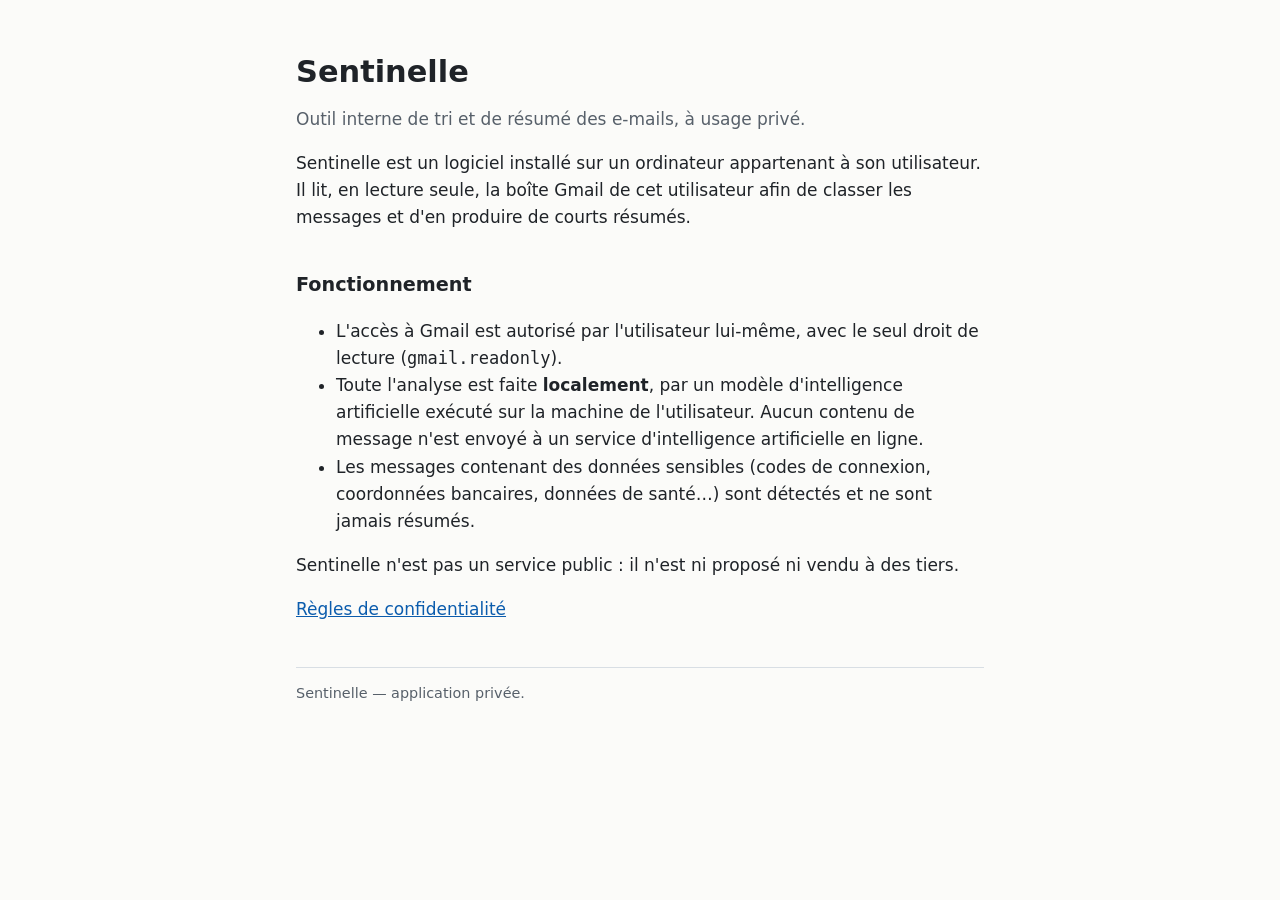
<file: index.html>
<!doctype html>
<html lang="fr">
<head>
<meta charset="utf-8">
<meta name="viewport" content="width=device-width, initial-scale=1">
<title>Sentinelle</title>
<link rel="stylesheet" href="style.css">
</head>
<body>
<main>
<h1>Sentinelle</h1>
<p class="sous">Outil interne de tri et de résumé des e-mails, à usage privé.</p>

<p>Sentinelle est un logiciel installé sur un ordinateur appartenant à son utilisateur. Il lit, en lecture seule, la boîte Gmail de cet utilisateur afin de classer les messages et d'en produire de courts résumés.</p>

<h2>Fonctionnement</h2>
<ul>
<li>L'accès à Gmail est autorisé par l'utilisateur lui-même, avec le seul droit de lecture (<code>gmail.readonly</code>).</li>
<li>Toute l'analyse est faite <strong>localement</strong>, par un modèle d'intelligence artificielle exécuté sur la machine de l'utilisateur. Aucun contenu de message n'est envoyé à un service d'intelligence artificielle en ligne.</li>
<li>Les messages contenant des données sensibles (codes de connexion, coordonnées bancaires, données de santé…) sont détectés et ne sont jamais résumés.</li>
</ul>

<p>Sentinelle n'est pas un service public : il n'est ni proposé ni vendu à des tiers.</p>

<p><a href="confidentialite.html">Règles de confidentialité</a></p>

<footer>Sentinelle — application privée.</footer>
</main>
</body>
</html>
</file>
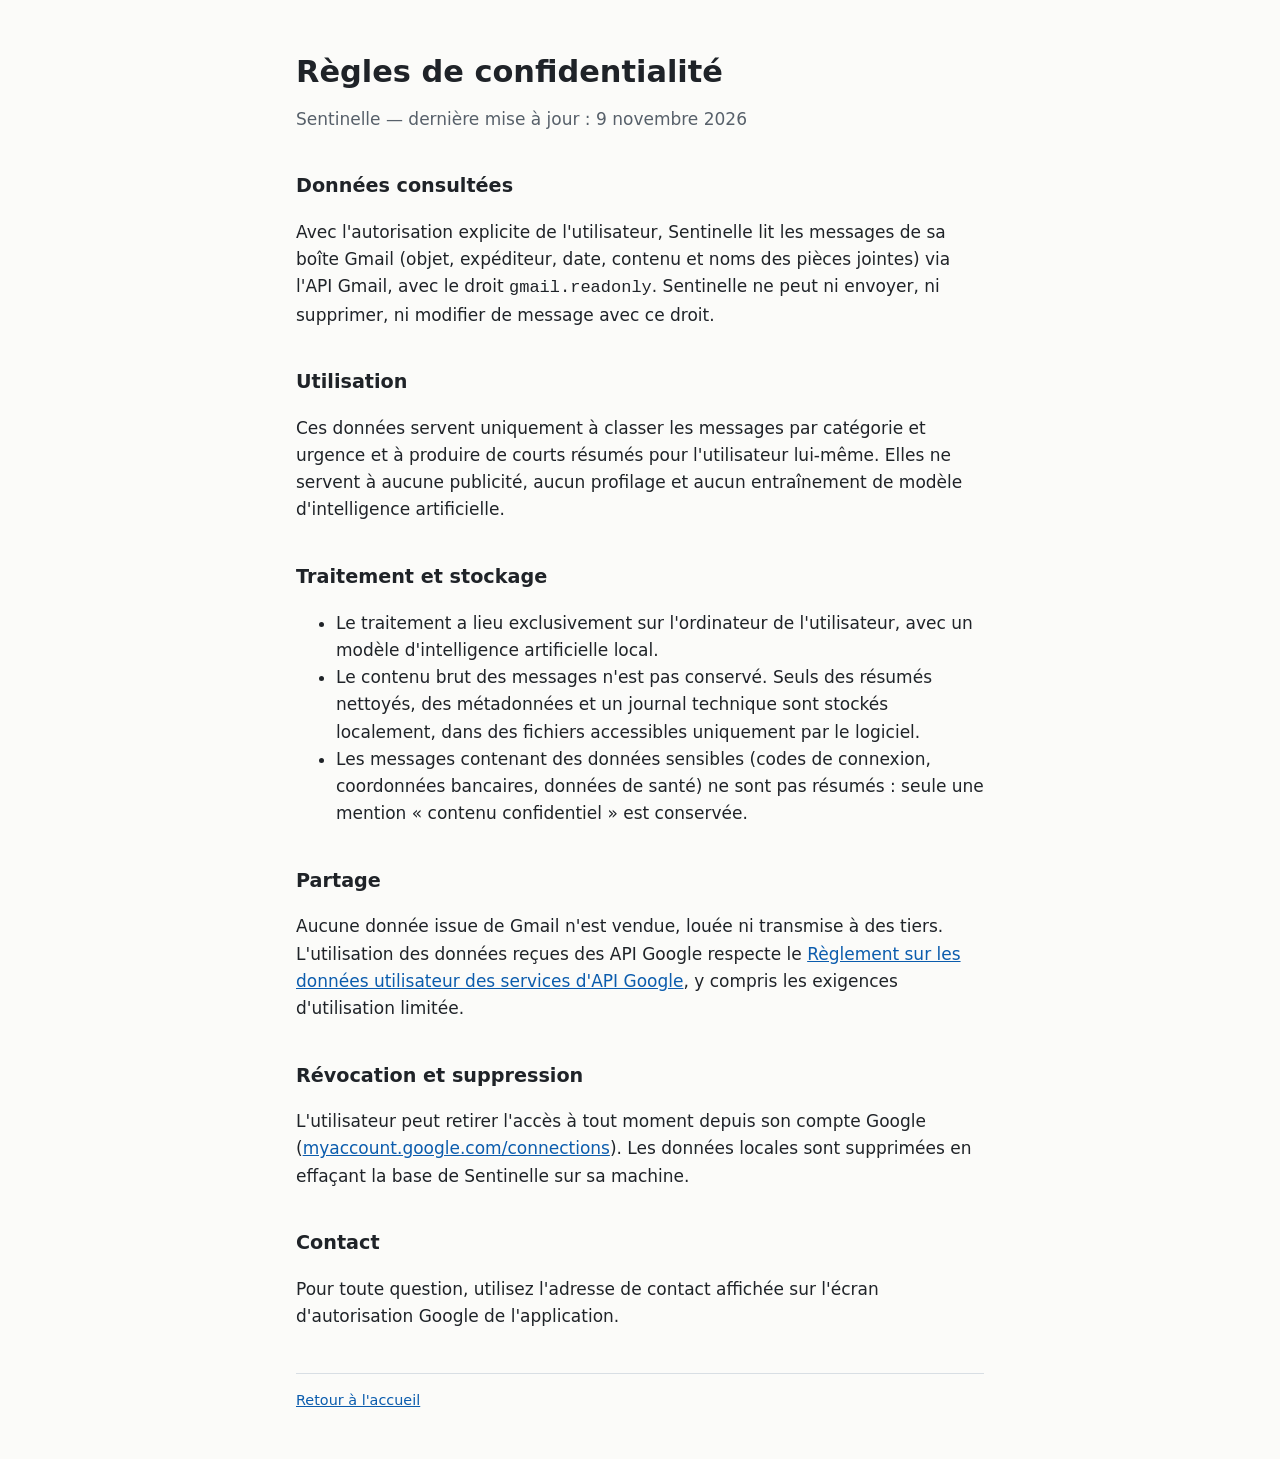
<file: confidentialite.html>
<!doctype html>
<html lang="fr">
<head>
<meta charset="utf-8">
<meta name="viewport" content="width=device-width, initial-scale=1">
<title>Confidentialité Sentinelle</title>
<link rel="stylesheet" href="style.css">
</head>
<body>
<main>
<h1>Règles de confidentialité</h1>
<p class="sous">Sentinelle — dernière mise à jour : 9 novembre 2026</p>

<h2>Données consultées</h2>
<p>Avec l'autorisation explicite de l'utilisateur, Sentinelle lit les messages de sa boîte Gmail (objet, expéditeur, date, contenu et noms des pièces jointes) via l'API Gmail, avec le droit <code>gmail.readonly</code>. Sentinelle ne peut ni envoyer, ni supprimer, ni modifier de message avec ce droit.</p>

<h2>Utilisation</h2>
<p>Ces données servent uniquement à classer les messages par catégorie et urgence et à produire de courts résumés pour l'utilisateur lui-même. Elles ne servent à aucune publicité, aucun profilage et aucun entraînement de modèle d'intelligence artificielle.</p>

<h2>Traitement et stockage</h2>
<ul>
<li>Le traitement a lieu exclusivement sur l'ordinateur de l'utilisateur, avec un modèle d'intelligence artificielle local.</li>
<li>Le contenu brut des messages n'est pas conservé. Seuls des résumés nettoyés, des métadonnées et un journal technique sont stockés localement, dans des fichiers accessibles uniquement par le logiciel.</li>
<li>Les messages contenant des données sensibles (codes de connexion, coordonnées bancaires, données de santé) ne sont pas résumés : seule une mention « contenu confidentiel » est conservée.</li>
</ul>

<h2>Partage</h2>
<p>Aucune donnée issue de Gmail n'est vendue, louée ni transmise à des tiers. L'utilisation des données reçues des API Google respecte le <a href="https://developers.google.com/terms/api-services-user-data-policy">Règlement sur les données utilisateur des services d'API Google</a>, y compris les exigences d'utilisation limitée.</p>

<h2>Révocation et suppression</h2>
<p>L'utilisateur peut retirer l'accès à tout moment depuis son compte Google (<a href="https://myaccount.google.com/connections">myaccount.google.com/connections</a>). Les données locales sont supprimées en effaçant la base de Sentinelle sur sa machine.</p>

<h2>Contact</h2>
<p>Pour toute question, utilisez l'adresse de contact affichée sur l'écran d'autorisation Google de l'application.</p>

<footer><a href="index.html">Retour à l'accueil</a></footer>
</main>
</body>
</html>
</file>
<file: style.css>
:root{--fond:#fbfbf9;--texte:#1f2328;--doux:#57606a;--lien:#0b5cad;--bord:#d8dee4}
@media (prefers-color-scheme:dark){:root{--fond:#14171a;--texte:#e6edf3;--doux:#9da7b3;--lien:#6cb6ff;--bord:#30363d}}
*{box-sizing:border-box}
body{margin:0;background:var(--fond);color:var(--texte);font:17px/1.6 system-ui,-apple-system,"Segoe UI",sans-serif}
main{max-width:720px;margin:0 auto;padding:48px 16px}
h1{font-size:1.9rem;margin:0 0 .3em}
h2{font-size:1.2rem;margin:2em 0 .4em}
p.sous{color:var(--doux);margin-top:0}
a{color:var(--lien)}
footer{margin-top:3em;padding-top:1em;border-top:1px solid var(--bord);color:var(--doux);font-size:.9rem}
</file>
